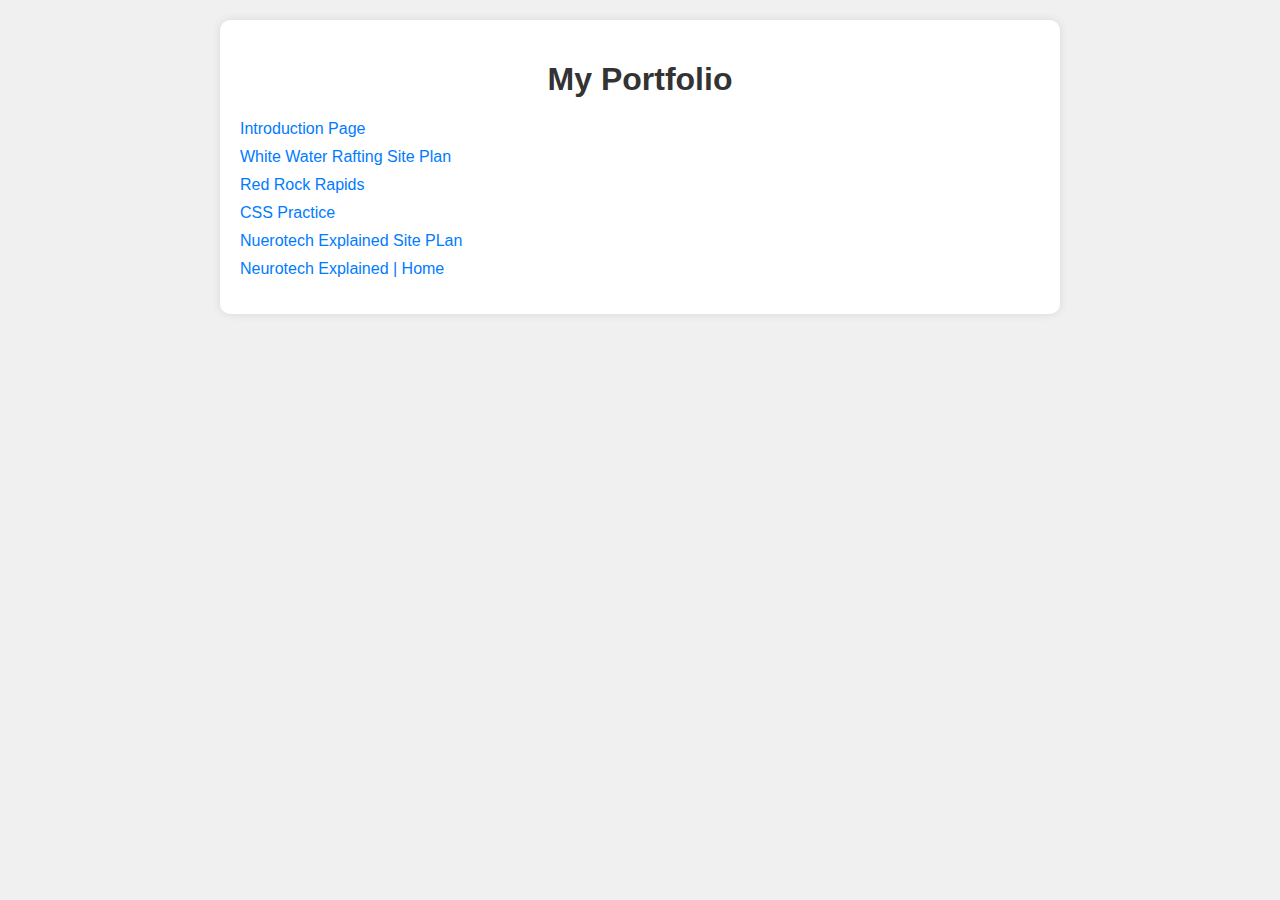
<file: index.html>
<!DOCTYPE html>
<html lang="en">
<head>
    <meta charset="UTF-8">
    <meta name="viewport" content="width=device-width, initial-scale=1.0">
    <title>My Portfolio</title>
    <style>
        body {
            font-family: Arial, sans-serif;
            margin: 0;
            padding: 0;
            background-color: #f0f0f0;
        }
        .container {
            max-width: 800px;
            margin: 20px auto;
            padding: 20px;
            background-color: #fff;
            border-radius: 10px;
            box-shadow: 0 0 10px rgba(0,0,0,0.1);
        }
        h1 {
            text-align: center;
            color: #333;
        }
        ul {
            list-style-type: none;
            padding: 0;
        }
        li {
            margin-bottom: 10px;
        }
        a {
            text-decoration: none;
            color: #007bff;
        }
        a:hover {
            text-decoration: underline;
        }
    </style>
</head>
<body>
    <div class="container">
        <h1>My Portfolio</h1>
        <ul>
            <li><a href="introduction/index.html">Introduction Page</a></li>
            <li><a href="wwr/site_plan_rafting.html">White Water Rafting Site Plan</a></li>
            <li><a href="wwr/index.html">Red Rock Rapids</a></li>
            <li><a href="CSS practice/positioning.html">CSS Practice</a></li>
            <li><a href="Personal Site Project/site-plan/site-plan.html">Nuerotech Explained Site PLan</a></li>
            <li><a href="Personal Site Project/index.html">Neurotech Explained | Home</a></li>
            <!-- Add more projects as needed -->
        </ul>
    </div>
</body>
</html>
</file>
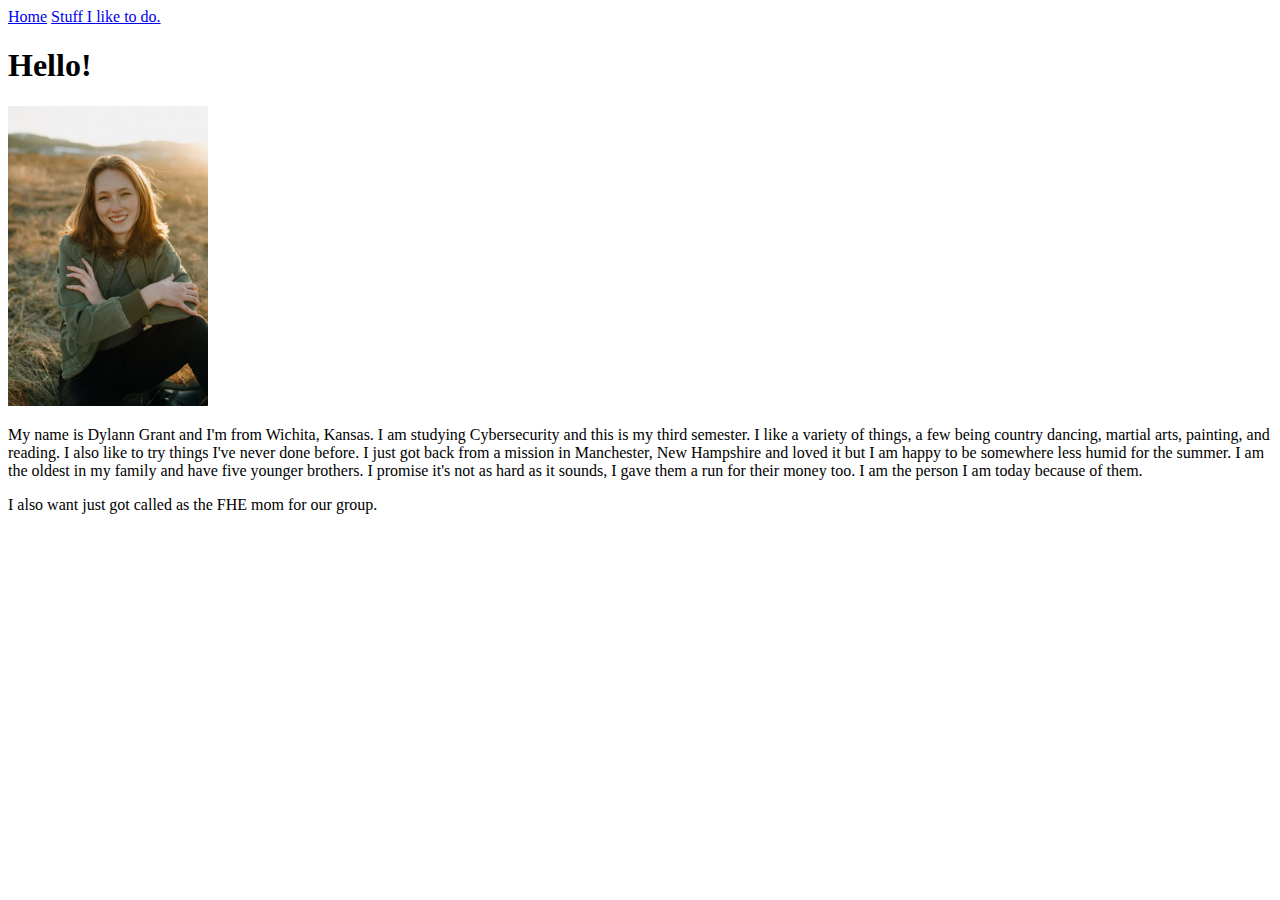
<file: introduction/index.html>
<!DOCTYPE html>
<html lang="en">
<head>
    <meta charset="UTF-8">
    <meta name="viewport" content="width=device-width, initial-scale=1.0">
    <link rel="stylesheet" href="styles.css">
    <title>Dylann Grant</title>
</head>
<body>

    <header>
    <nav> 
        <a href="#">Home</a>
        <a href="hobbies.html">Stuff I like to do.</a>
    </nav>
    </header>
     
    <h1>Hello!</h1>
    <img src="self_portrait.jpg" alt="my face">
    <p>My name is Dylann Grant and I'm from Wichita, Kansas. I am studying Cybersecurity and this is my third semester.
        I like a variety of things, a few being country dancing, martial arts, painting, and reading. I also like to try things
        I've never done before. I just got back from a mission in Manchester, New Hampshire and loved it but I am happy to be somewhere less humid
        for the summer. I am the oldest in my family and have five younger brothers. I promise it's not as hard as it sounds, I gave them a run for
        their money too. I am the person I am today because of them.</p>

    <p>I also want just got called as the FHE mom for our group.</p>

</body>
</html>
</file>
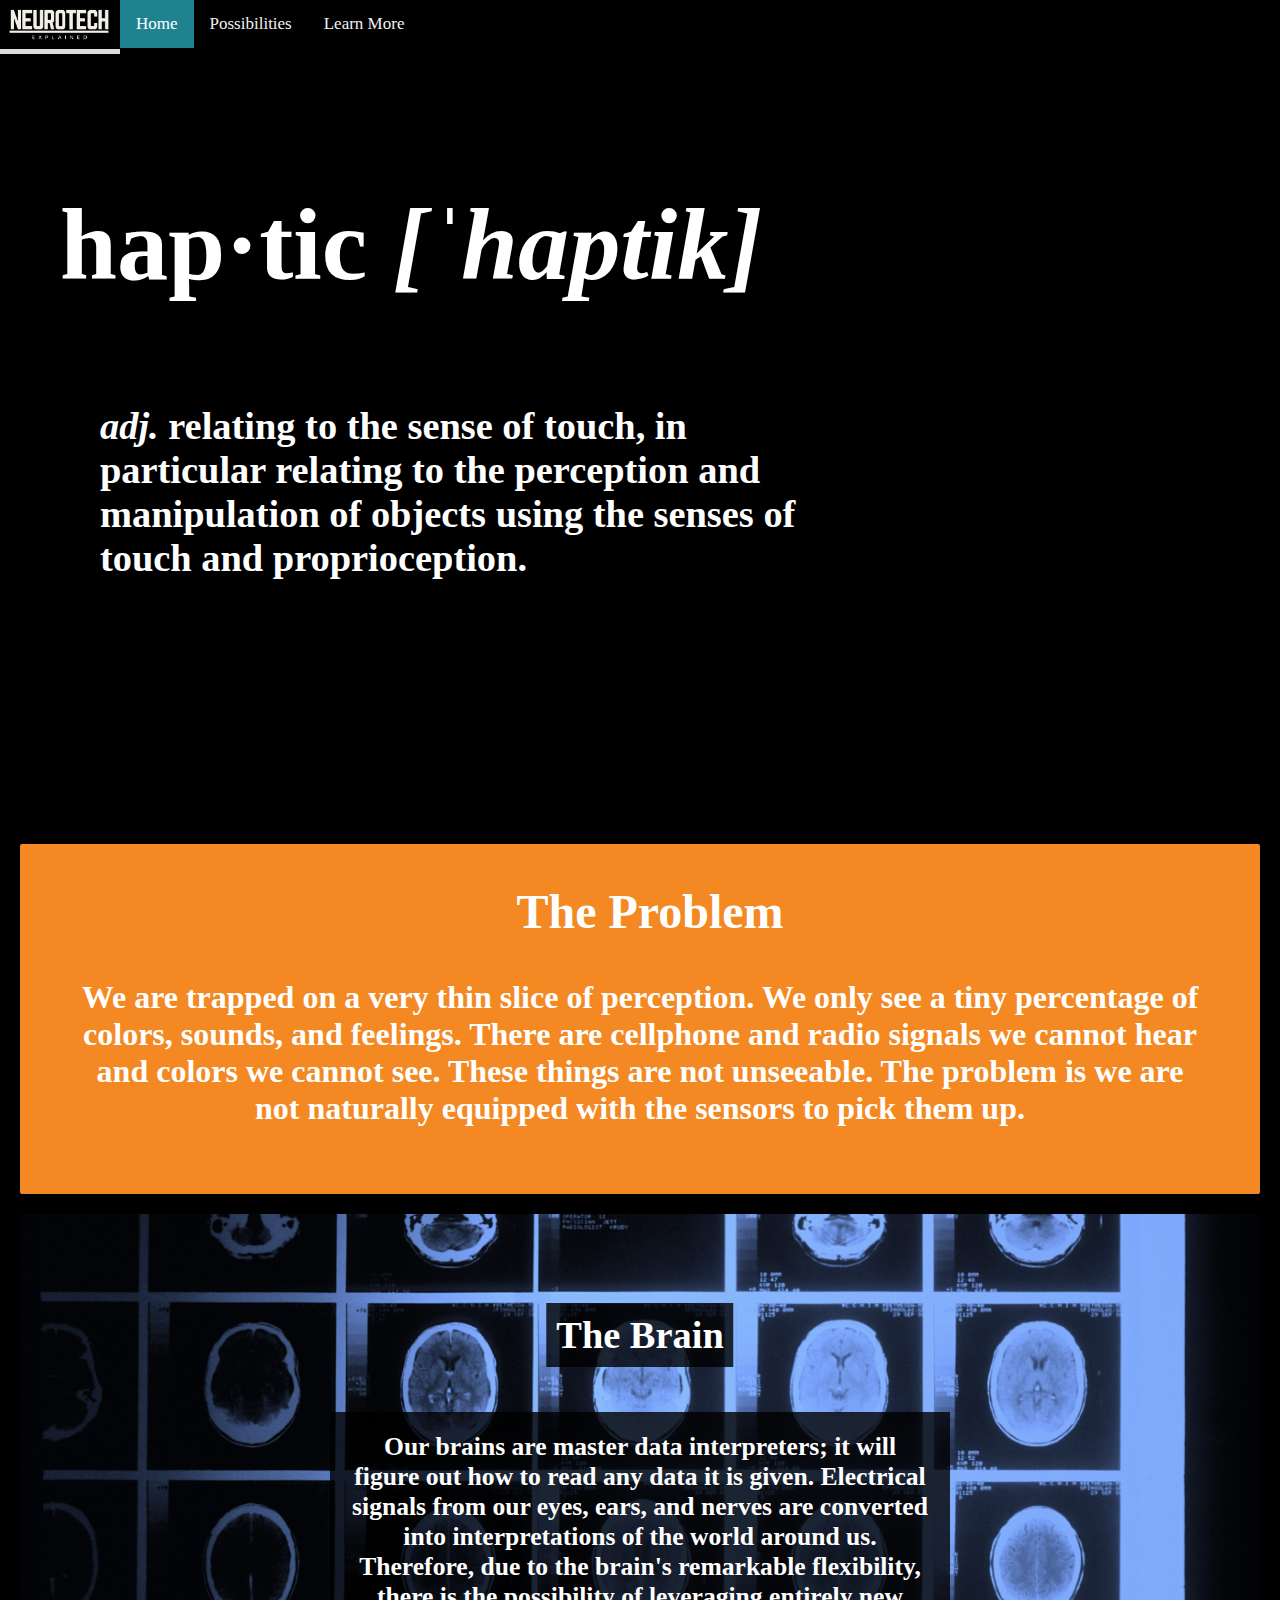
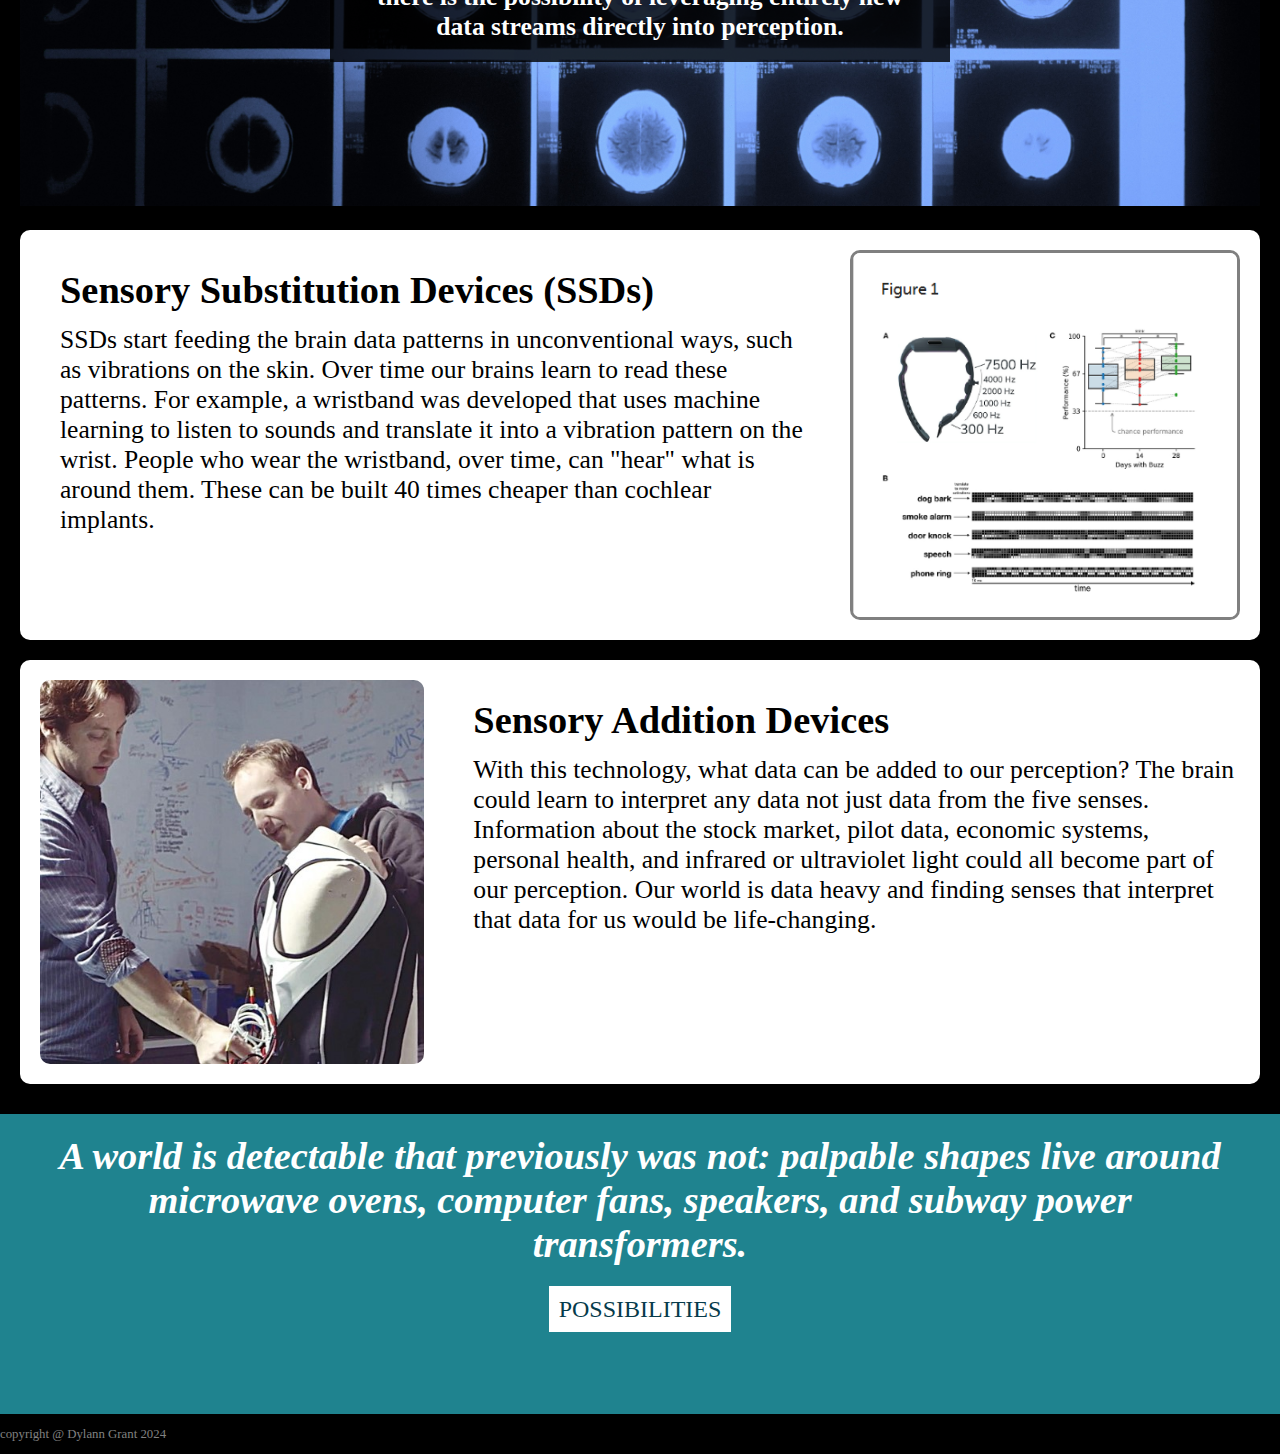
<file: Personal Site Project/index.html>
<!DOCTYPE html>
<html lang="en">
<head>
    <meta charset="UTF-8">
    <meta name="viewport" content="width=device-width, initial-scale=1.0">
    <link rel="stylesheet" href="https://cdnjs.cloudflare.com/ajax/libs/font-awesome/4.7.0/css/font-awesome.min.css">
    <link rel="stylesheet" href="styles.css">
    <title>Neurotech Explained | Home</title>
</head>
<body>

    <div class="topnav" id="myTopnav">
        <a class="logolink" href="index.html">
            <img id="logo" src="site-plan/images/logo-black.png" alt="neurotech explained logo">
        </a>
        <a href="index.html" class="active">Home</a>
        <a href="possibilities.html">Possibilities</a>
        <a href="learnmore.html">Learn More</a>
        <a href="javascript:void(0);" class="icon" onclick="myFunction()">
            <i class="fa fa-bars"></i></a>
    </div>
    <script src="navbar.js"></script>
    
    <div id="hero">
       <h1>hap·tic <i>[ˈhaptik]</i></h1> 
       <h3><i>adj.</i> relating to the sense of touch, in particular relating to the perception and manipulation of objects using the senses of touch and proprioception.</h3>
    </div>

    <div id="problem">
        <h2>The Problem</h2>
        <h3>We are trapped on a very thin slice of perception. We only see a tiny percentage of colors, sounds, and feelings. There are cellphone and radio signals we cannot hear and colors we cannot see. These things are not unseeable. The problem is we are not naturally equipped with the sensors to pick them up.</h3>
    </div>

    <div id="brain">
        <img src="site-plan/images/brain_scan.jpg" alt="brain pattern">
        <div class="content">
            <h2>The Brain</h2>
            <h3>Our brains are master data interpreters; it will figure out how to read any data it is given. Electrical signals from our eyes, ears, and nerves are converted into interpretations of the world around us. Therefore, due to the brain's remarkable flexibility, there is the possibility of leveraging entirely new data streams directly into perception.</i></h3>
        </div>
    </div>

    <div id="ssd">
        <h3>Sensory Substitution Devices (SSDs)</h3>
        <p>SSDs start feeding the brain data patterns in unconventional ways, such as vibrations on the skin. Over time our brains learn to read these patterns. For example, a wristband was developed that uses machine learning to listen to sounds and translate it into a vibration pattern on the wrist. People who wear the wristband, over time, can "hear" what is around them. These can be built 40 times cheaper than cochlear implants.</p>
        <img src="site-plan/images/watch_2.png" alt="">
    </div>

    <div id="sad">
        <img src="site-plan/images/vest.jpg" alt="">
        <h3>Sensory Addition Devices</h3>
        <p>With this technology, what data can be added to our perception? The brain could learn to interpret any data not just data from the five senses. Information about the stock market, pilot data, economic systems, personal health, and infrared or ultraviolet light could all become part of our perception. Our world is data heavy and finding senses that interpret that data for us would be life-changing.</p>
    </div>

    <div id="wrap">
        <h2><i>A world is detectable that previously was not: palpable shapes live around microwave ovens, computer fans, speakers, and subway power transformers.</i></h2>
        <a href="possibilities.html">POSSIBILITIES</a>
    </div>

    <footer>
        <p>copyright @ Dylann Grant 2024</p>
    </footer>
</body>
</html>
</file>
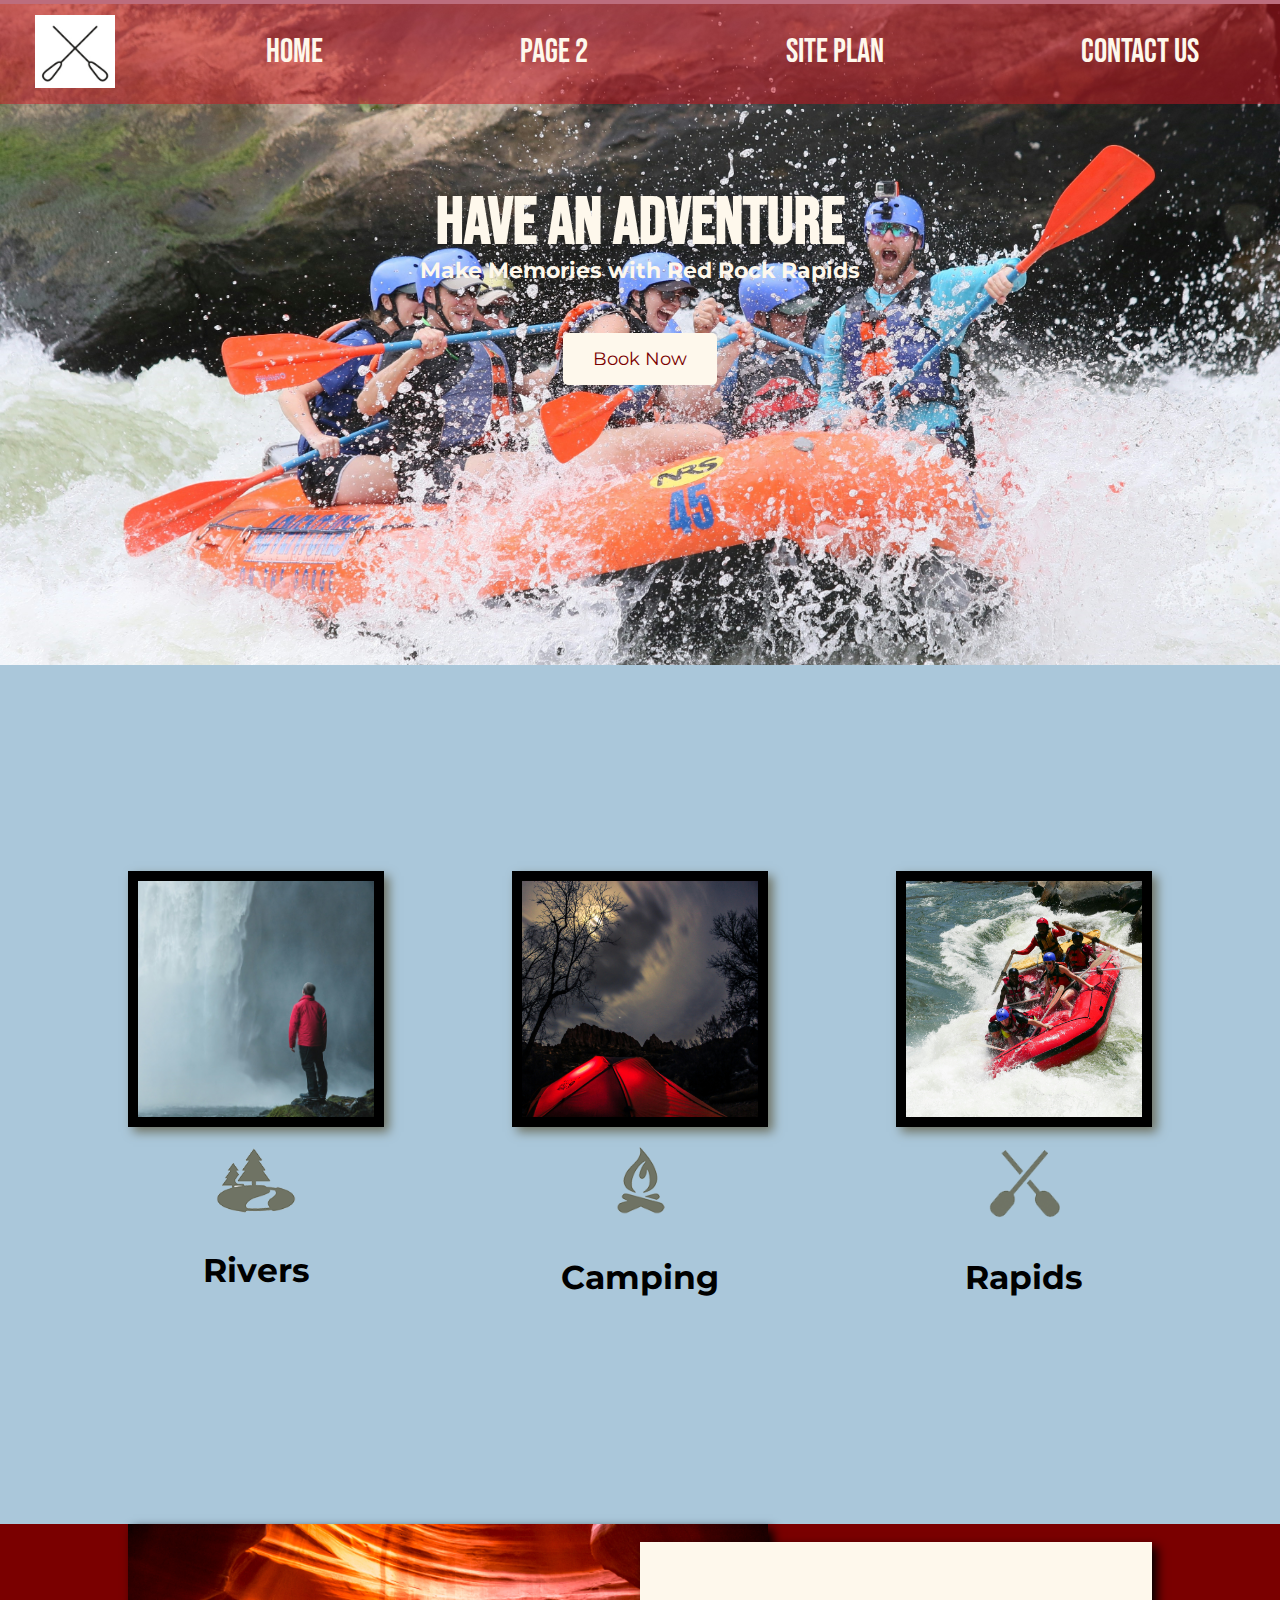
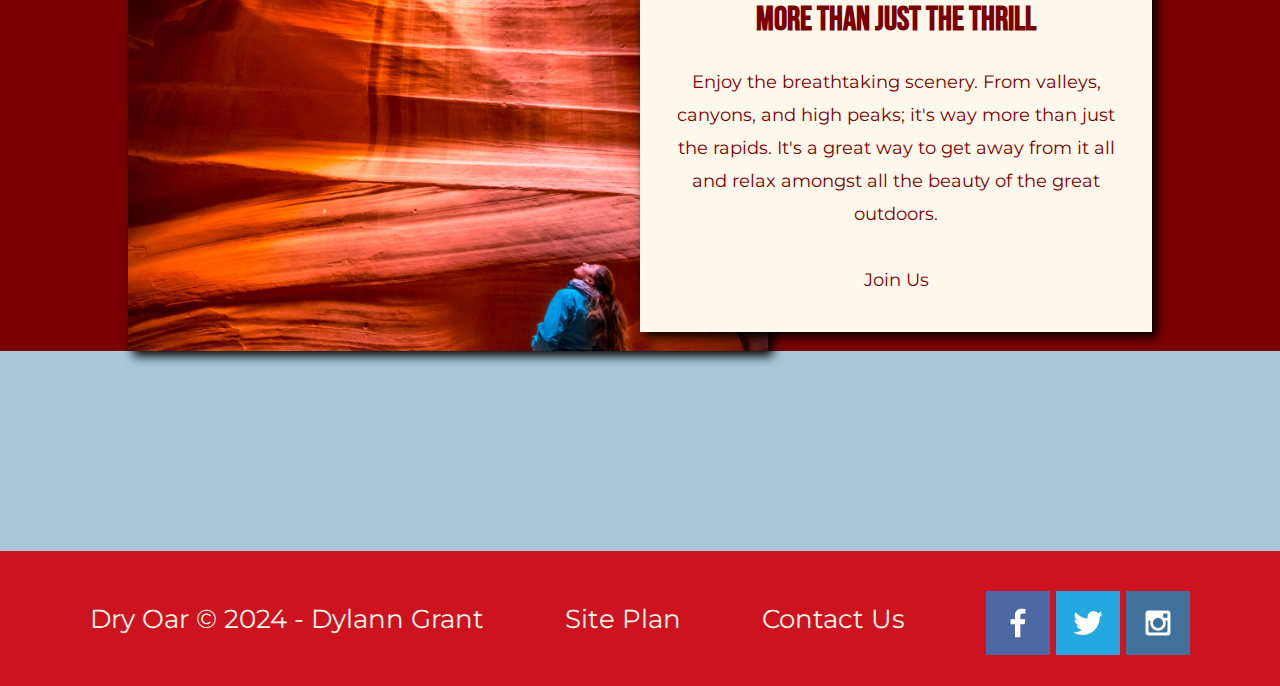
<file: wwr/index.html>
<!DOCTYPE html>
<html lang="en">
<head>
    <meta charset="UTF-8">
    <meta name="viewport" content="width=device-width, initial-scale=1.0">
    <link rel="stylesheet" href="styles/styles.css">
    <title>Red Rock Rapids | Home</title>
</head>
<body>
    <div id="content">

        <header>
            <a id="logo_link" href="index.html">
                <img class ="logo" src="images/oars2_200.png" alt="Red River Rapids Logo"> 
            </a>
            <nav>
                <a href="index.html">Home</a>
                <a href="#">Page 2</a>
                <a href="site_plan_rafting.html">Site Plan</a>
                <a href="contactus.html">Contact Us</a>
            </nav>
        </header>

        <div id="hero">
            <div id="hero-box">
                <img id="hero-img" src="images/hero.jpg" alt="People enjoying white water rafting">
            </div>
            <section id="hero-msg">
                <h1 class="home-title">Have An Adventure</h1>
                <h4>Make Memories with Red Rock Rapids </h4>
                <div class='button-box'>
                    <a class='book' href="contactus.html">Book Now</a>
                </div>
            </section>
        </div>

        <main class="home-grid">
            <section class="rivers-card">
                <img class="card-img" src="images/rivers.jpg" alt="man standing by waterfall">
                <img class="icon" src="images/river_icon.png" alt="river icon">
                <h2>Rivers</h2>
            </section>
            <section class="camping-card">
                <img class="card-img" src="images/camping.jpg" alt="tent in mountains">
                <img class="icon" src="images/fire_icon.png" alt="fire icon">
                <h2>Camping</h2>
            </section>
            <section class="rapids-card">
                <img class="card-img" src="images/rapids.jpg" alt="rafting boat">
                <img class="icon" src="images/oars.png" alt="oars icon">
                <h2>Rapids</h2>
            </section>
            <div id="background"></div> 
            <img class="canyons" src="images/redcanyon.jpg" alt="girl in a canyon">
            <section class="msg">
                <h2>More Than Just The Thrill</h2>
                <p>Enjoy the breathtaking scenery. From valleys, canyons, and high peaks; it's way more than just the rapids. It's a great way to get away from it all and relax amongst all the beauty of the great outdoors. </p>
                <a class='join' href="rivers.html">Join Us</a>
            </section>
        </main>
        
        <footer>
            <p>Dry Oar &copy; 2024 - Dylann Grant</p>
            <p><a href="site-plan-rafting.html">Site Plan</a></p>
            <p><a href="contactus.html">Contact Us</a></p>
            <div class="social">
                <a href="https://facebook.com" target="_blank">
                    <img src="images/facebook.png" alt="fb icon">
                </a>
                <a href="https://twitter.com" target="_blank">
                    <img src="images/twitter.png" alt="twitter icon">
                </a>
                <a href="https://instagram.com" target="_blank">
                    <img src="images/instagram.png" alt="instagram icon">
                </a>
            </div>
        </footer>

    </div>
</body>
</html>
</file>
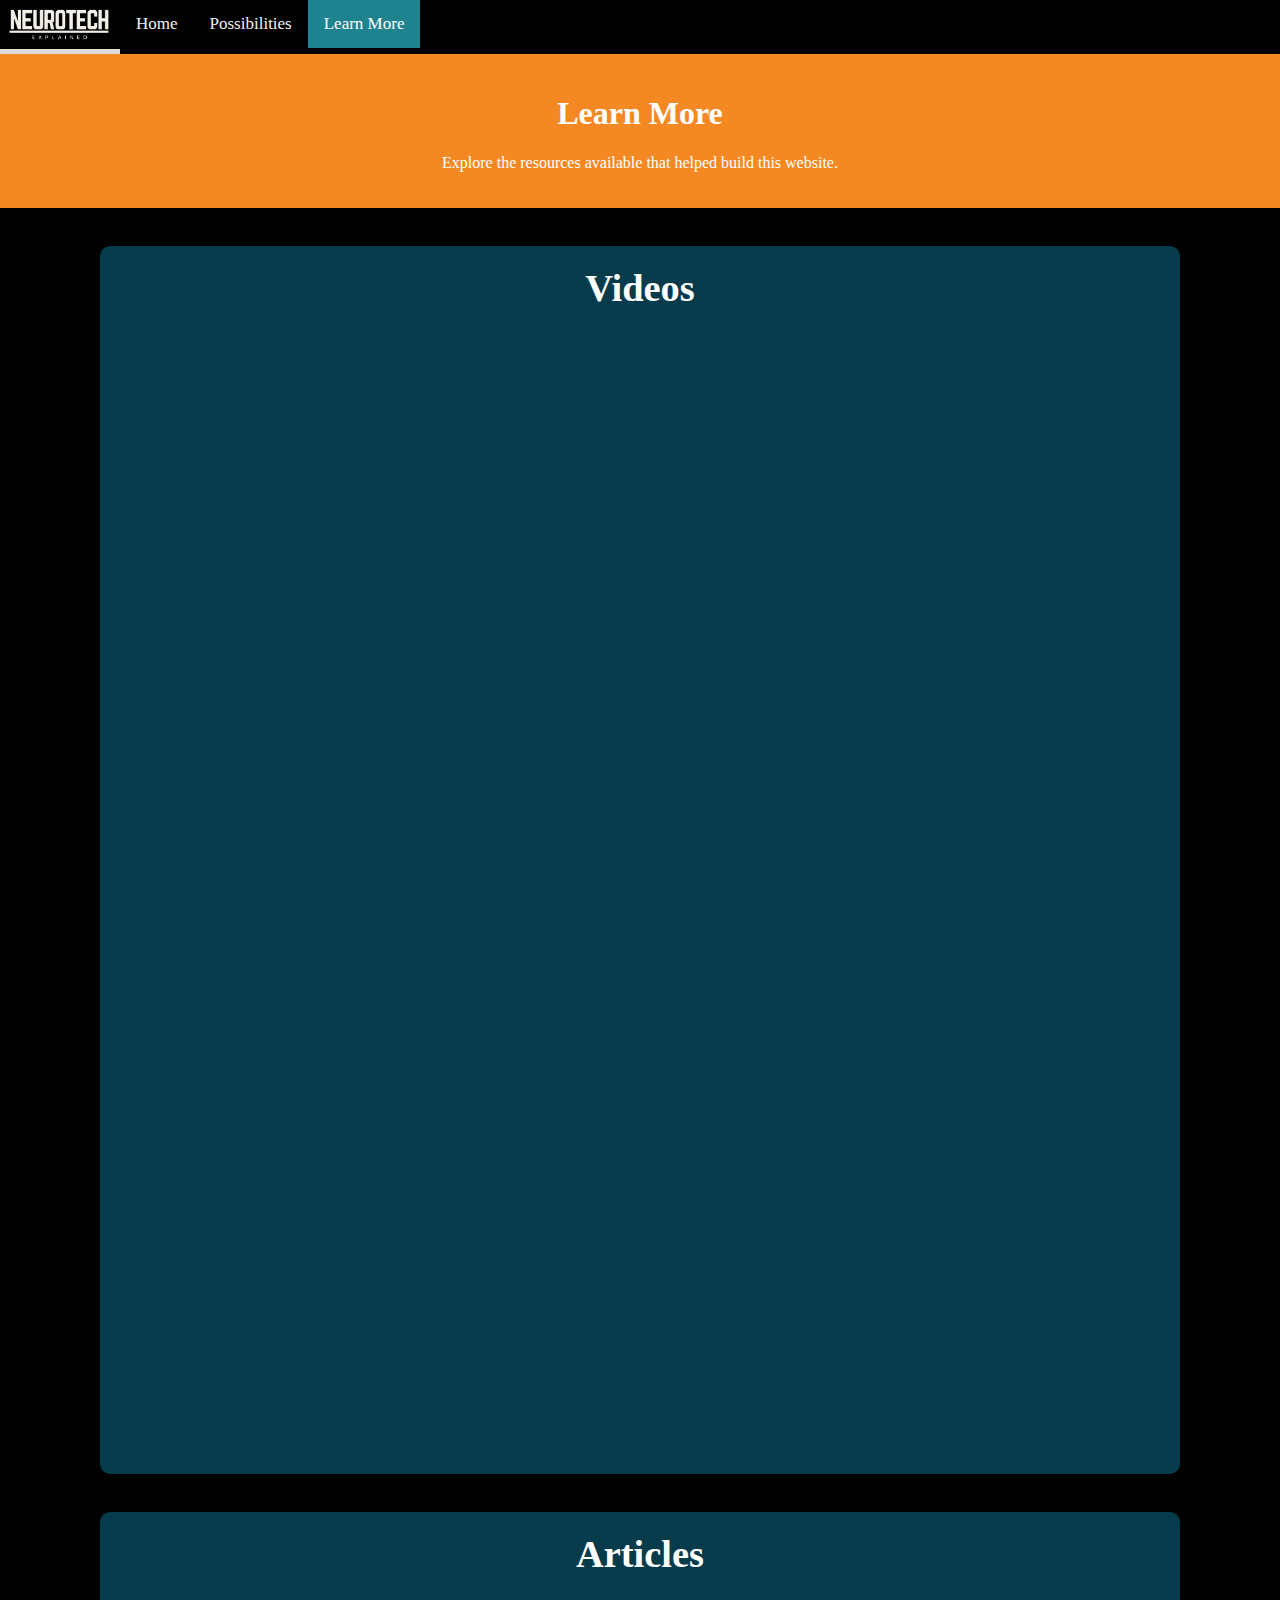
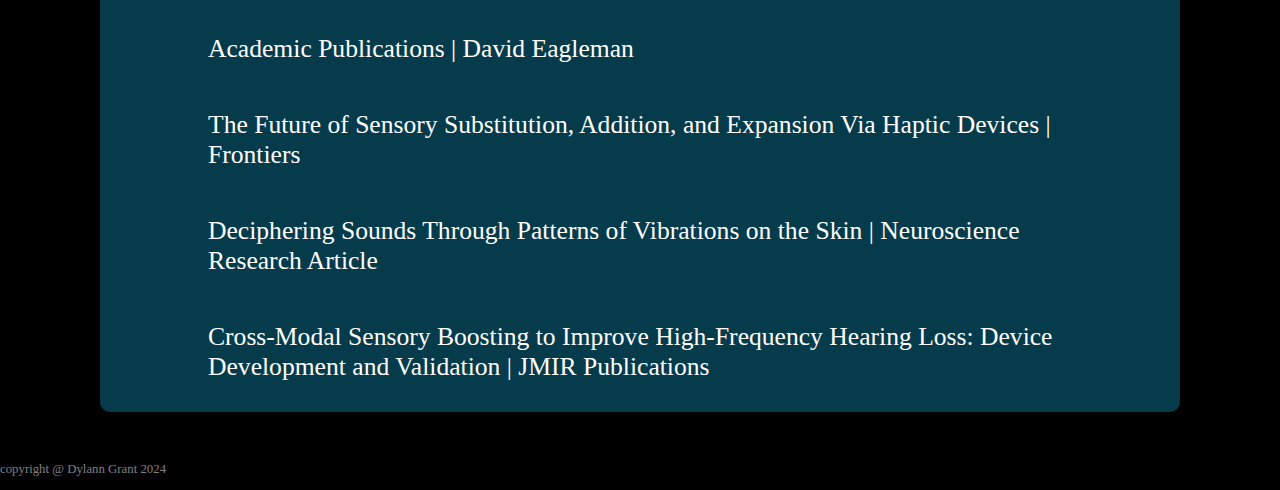
<file: Personal Site Project/learnmore.html>
<!DOCTYPE html>
<html lang="en">
<head>
    <meta charset="UTF-8">
    <meta name="viewport" content="width=device-width, initial-scale=1.0">
    <link rel="stylesheet" href="learnmore.css">
    <title>Nuerotech Explained | Learn More</title>
</head>
<body>
    <div class="topnav" id="myTopnav">
        <a class="logolink" href="index.html">
            <img id="logo" src="site-plan/images/logo-black.png" alt="neurotech explained logo">
        </a>
        <a href="index.html">Home</a>
        <a href="possibilities.html">Possibilities</a>
        <a href="learn" class="active">Learn More</a>
        <a href="javascript:void(0);" class="icon" onclick="myFunction()">
            <i class="fa fa-bars"></i></a>
    </div>
    <script src="navbar.js"></script>

    <div id="intro">
        <h1>Learn More</h1>
        <p>Explore the resources available that helped build this website.</p>
    </div>

    <div id="videos">
        <h3>Videos</h3>
        <iframe src="https://www.youtube.com/embed/4c1lqFXHvqI?si=PPy3JY949mKif5k_" title="YouTube video player" frameborder="0" allow="accelerometer; autoplay; clipboard-write; encrypted-media; gyroscope; picture-in-picture; web-share" referrerpolicy="strict-origin-when-cross-origin" allowfullscreen></iframe>

        <iframe src="https://www.youtube.com/embed/dDZ7uJ1Cx5E?si=5WRbL-bIecvQR8mJ" title="YouTube video player" frameborder="0" allow="accelerometer; autoplay; clipboard-write; encrypted-media; gyroscope; picture-in-picture; web-share" referrerpolicy="strict-origin-when-cross-origin" allowfullscreen></iframe>

        <iframe src="https://www.youtube.com/embed/uPnHzQ7qJ2Y?si=DXhMxlEr8P7JM3Vb" title="YouTube video player" frameborder="0" allow="accelerometer; autoplay; clipboard-write; encrypted-media; gyroscope; picture-in-picture; web-share" referrerpolicy="strict-origin-when-cross-origin" allowfullscreen></iframe>
    </div>

    <div id="articles">
        <h3>Articles</h3>
        <p><a href="https://eagleman.com/academic-publications/">Academic Publications | David Eagleman</a></p>
        <p><a href="https://www.frontiersin.org/journals/human-neuroscience/articles/10.3389/fnhum.2022.1055546/full">The Future of Sensory Substitution, Addition, and Expansion Via Haptic Devices | Frontiers</a></p>
        <p><a href="https://eagleman.com/papers/Perrottaetal2021_DecipheringSounds_Neuroscience.pdf">Deciphering Sounds Through Patterns of Vibrations on the Skin | Neuroscience Research Article</a></p>
        <p><a href="https://xmed.jmir.org/2024/1/e49969">Cross-Modal Sensory Boosting to Improve High-Frequency Hearing Loss: Device Development and Validation | JMIR Publications</a></p>
    </div>

    <footer>
        <p>copyright @ Dylann Grant 2024</p>
    </footer>

</body>
</html>
</file>
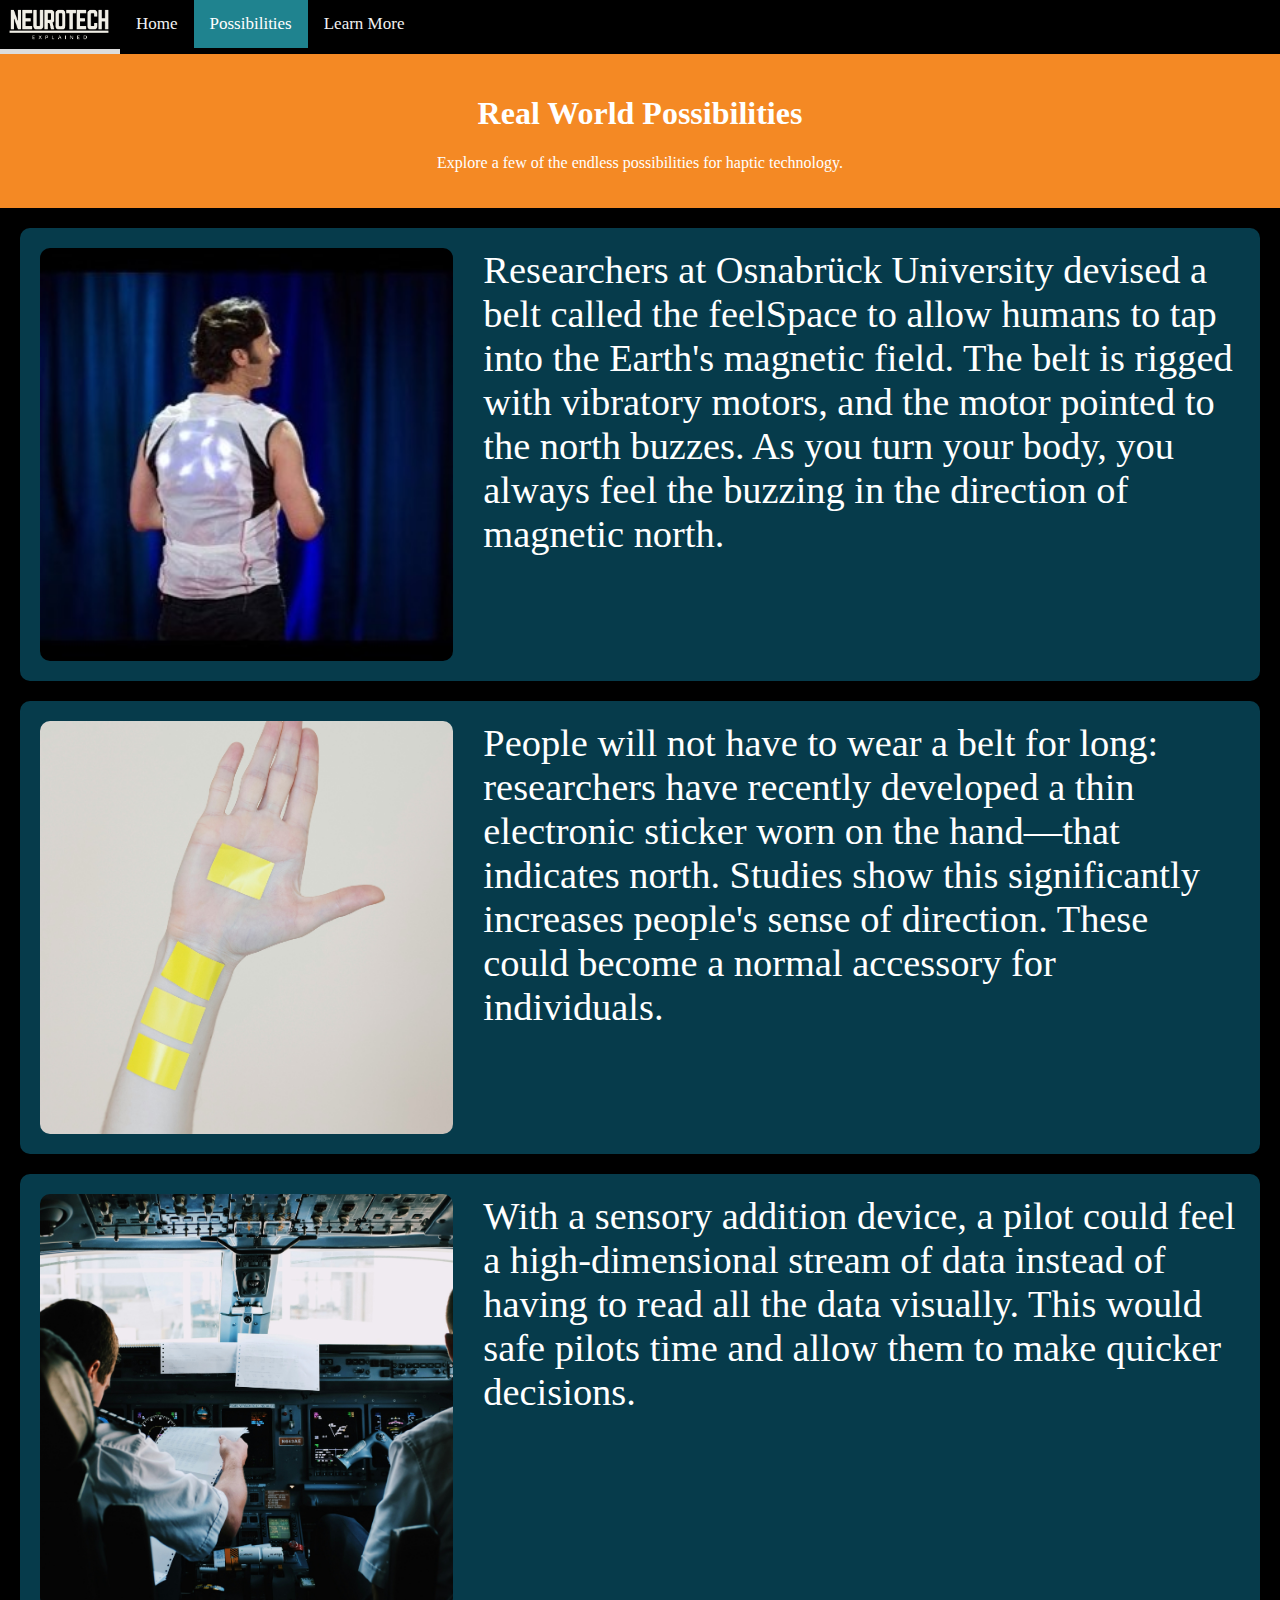
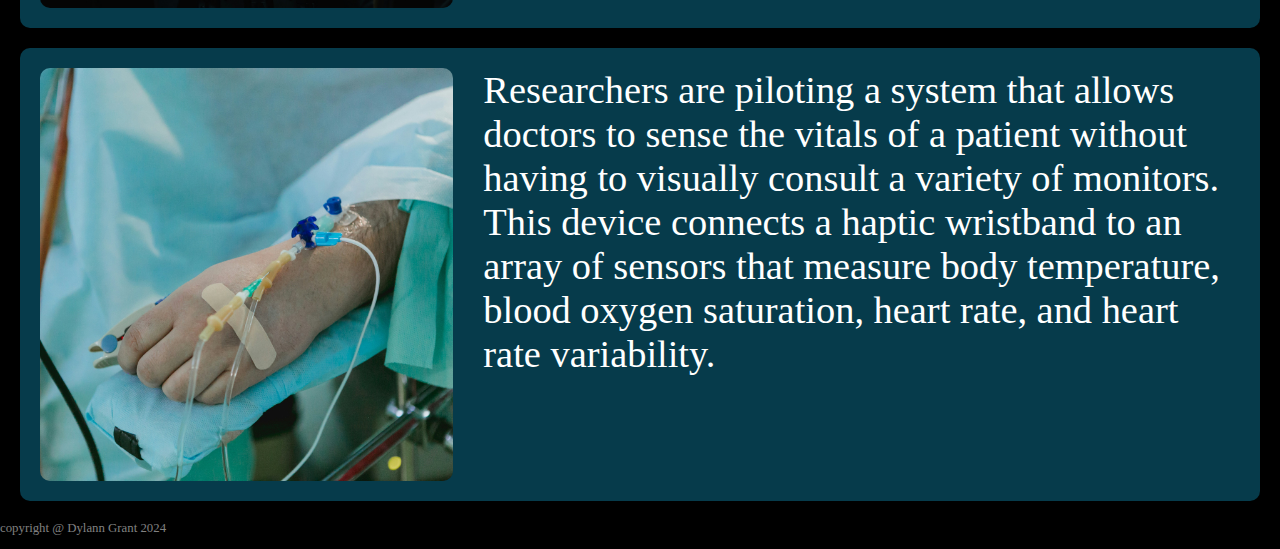
<file: Personal Site Project/possibilities.html>
<!DOCTYPE html>
<html lang="en">
<head>
    <meta charset="UTF-8">
    <meta name="viewport" content="width=device-width, initial-scale=1.0">
    <link rel="stylesheet" href="possibilities.css">
    <title>Nuerotech Explained | Possibilities</title>
</head>
<body>
    <div class="topnav" id="myTopnav">
        <a class="logolink" href="index.html"> 
            <img id="logo" src="site-plan/images/logo-black.png" alt="neurotech explained logo">
        </a>
        <a href="index.html">Home</a>
        <a href="possibilities.html" class="active">Possibilities</a>
        <a href="learnmore.html">Learn More</a>
        <a href="javascript:void(0);" class="icon" onclick="myFunction()">
            <i class="fa fa-bars"></i></a>
    </div>
    <script src="navbar.js"></script>

    <div id="intro">
        <h1>Real World Possibilities</h1>
        <p>Explore a few of the endless possibilities for haptic technology.</p>
    </div>

    <div class="card">
        <img src="site-plan/images/vest-2.jpg" alt="researchers working on a vest image">
        <p>Researchers at Osnabrück University devised a belt called the feelSpace to allow humans to tap into the Earth's magnetic field. The belt is rigged with vibratory motors, and the motor pointed to the north buzzes. As you turn your body, you always feel the buzzing in the direction of magnetic north. </p>
    </div>

    <div class="card">
        <img src="site-plan/images/stickers.jpg" alt="stickers on hand image">
        <p>People will not have to wear a belt for long: researchers have recently developed a thin electronic sticker worn on the hand—that indicates north. Studies show this significantly increases people's sense of direction. These could become a normal accessory for individuals.</p>
    </div>

    <div class="card">
        <img src="site-plan/images/pilot.jpg" alt="pilot image">
        <p>With a sensory addition device, a pilot could feel a high-dimensional stream of data instead of having to read all the data visually. This would safe pilots time and allow them to make quicker decisions.</p>
    </div>

    <div class="card">
        <img src="site-plan/images/patient.jpg" alt="patient's hand image">
        <p>Researchers are piloting a system that allows doctors to sense the vitals of a patient without having to visually consult a variety of monitors. This device connects a haptic wristband to an array of sensors that measure body temperature, blood oxygen saturation, heart rate, and heart rate variability. </p>
    </div>

    <footer>
        <p>copyright @ Dylann Grant 2024</p>
    </footer>
    
</body>
</html>
</file>
<file: introduction/styles.css>
img {
    height: 300px;
}
</file>
<file: Personal Site Project/styles.css>
@import url('https://fonts.googleapis.com/css?family=IM+Fell+French+Canon+SC|Lato');

/*the whole page*/
body {
    background-color: black;
    color: white;
    font-family: Lora;
    margin: 0px;
}

/*nav bar*/
#logo {
    width: 120px;
    padding: 0px;
}

.topnav a.logolink {
    padding: 0;
}

/* Add a black background color to the top navigation */
.topnav {
    background-color: black;
    overflow: hidden;
}
  
  /* Style the links inside the navigation bar */
  .topnav a {
    float: left;
    display: block;
    color: #f2f2f2;
    text-align: center;
    padding: 14px 16px;
    text-decoration: none;
    font-size: 17px;
  }
  
  /* Change the color of links on hover */
  .topnav a:hover {
    background-color: #ddd;
    color: black;
  }
  
  /* Add an active class to highlight the current page */
  .topnav a.active {
    background-color: #1F838F;
    color: white;
  }
  
  /* Hide the link that should open and close the topnav on small screens */
  .topnav .icon {
    display: none;
  }

  /* When the screen is less than 600 pixels wide, hide all links, except for the first one ("Home"). Show the link that contains should open and close the topnav (.icon) */
@media screen and (max-width: 600px) {
    .topnav a:not(:first-child) {display: none;}
    .topnav a.icon {
      float: right;
      display: block;
    }
  }
  
  /* The "responsive" class is added to the topnav with JavaScript when the user clicks on the icon. This class makes the topnav look good on small screens (display the links vertically instead of horizontally) */
  @media screen and (max-width: 600px) {
    .topnav.responsive {position: relative;}
    .topnav.responsive a.icon {
      position: absolute;
      right: 0;
      top: 0;
    }
    .topnav.responsive a {
      float: none;
      display: block;
      text-align: left;
    }
  }

/*hero haptic definition*/
#hero {
    height: 750px;
    display: grid;
    grid-template-columns: 2fr 1fr;
}

#hero h1 {
    font-size: 8vw;
    padding: 30px 20px 0px 60px;
    margin: 0px;
    text-align: left;
    align-content: center;
    grid-column: 1/2;
    grid-row: 1/2;
}

#hero h3 {
    font-size: 3vw;
    padding: 0px 20px 20px 100px;
    margin: 0;
    grid-column: 1/2;
    grid-row: 2/3;
}

/*The Problem*/
#problem {
    height: 350px;
    background-color: #F48924;
    text-align: center;
    margin: 20px;
    border-radius: 2px;
}

#problem h2 {
    font-size: 3em;
    text-align: center;
    padding: 40px 0px 0px 20px;
}

#problem h3 {
    font-size: 2.5vw;
    padding-left: 60px;
    padding-right: 60px;
}

/*The Brain*/
#brain {
    position: relative;
    text-align: center;
    margin: 20px;
}

#brain img {
    width: 100%;
}

#brain h2 {
    position: absolute;
    top: 15%;
    left: 50%;
    transform: translate(-50%, -50%);
  
    font-size: 3vw;
    padding: 10px;

    background: rgb(0, 0, 0); /* Fallback color */
    background: rgba(0, 0, 0, .8); /* Black background with 0.5 opacity */
}

#brain h3 {
    position: absolute;
    top: 50%;
    left: 50%;
    transform: translate(-50%, -50%);
  
    font-size: 2vw;
    padding: 20px;

    background: rgb(0, 0, 0); /* Fallback color */
    background: rgba(0, 0, 0, 0.8); /* Black background with 0.5 opacity */
}

/*substitution box*/

#ssd {
    display: grid;
    grid-template-columns: 2fr 1fr;
    margin: 20px;
    background-color: white;
    color: black;
    border-radius: 10px;
}

#ssd h3 {
    grid-column: 1/2;
    grid-row: 1/2;
    padding: 0px 20px 20px 40px;
    font-size: 3vw;
}

#ssd p {
    grid-column: 1/2;
    grid-row: 1/2;
    padding: 70px 20px 20px 40px;
    font-size: 2vw;
}

#ssd img {
    grid-column: 2/3;
    grid-row: 1/2;

    height: auto;
    width: 30vw;

    border-radius: 10px;
    border: 3px solid grey;
    margin: 20px;
}

/*addition box*/
#sad {
    display: grid;
    grid-template-columns: 1fr 2fr;
    margin: 20px;
    background-color: white;
    color: black;
    border-radius: 10px;
}

#sad img {
    grid-column: 1/2;
    grid-row: 1/2;

    max-width: 100%;
    height: auto;
    width: 30vw;

    margin: 20px;
    border-radius: 10px;
}

#sad h3 {
    grid-column: 2/3;
    grid-row: 1/2;
    padding: 0px 20px 20px 40px;
    font-size: 3vw;
}

#sad p {
    grid-column: 2/3;
    grid-row: 1/2;
    padding: 70px 20px 20px 40px;
    font-size: 2vw;
}

/*wrap up box*/
#wrap {
    background-color: #1F838F;
    height: 300px;
    text-align: center;
    position: relative;
}

#wrap h2 {
    font-size: 3vw;
    padding: 20px 20px 0px 20px;
    margin: 30px;
}

#wrap a {
    text-decoration: none;
    font-size: 1.5em;
    color: #063B4B;
    background-color: white;
    padding: 10px;
}

#wrap a:hover {
    background-color: black;
}

/**/
footer p{
    font-size: .8em;
    color: grey;
}
</file>
<file: wwr/styles/styles.css>
@import url('https://fonts.googleapis.com/css2?family=Bebas+Neue&family=Montserrat:ital,wght@0,100..900;1,100..900&display=swap');
div {
    max-width: 1600px;
}

#content {
    margin: 0 auto;
}

main section img {
    box-sizing: border-box;
}

/* navagation bar */
header {
    background-color: rgba(205, 19, 31, 0.5);
    display: grid;
    grid-template-columns: 150px auto;
}

nav {
    display: flex;
    justify-content: space-around;
}

nav a {
    text-align: center;
    text-decoration: none;
    background-color: rgba(205, 19, 31, 0);
    color: #FEF8EC;
    font-size: 1.5em;  

    display: inline;
    font-family: 'Bebas Neue', Helvetica, sans-serif;
    padding-left: 35px;
    margin: auto; 
}

nav a:hover {
    background-color: rgba(205, 19, 31, 0);
    color: #7A0000;
}

.logo {
    width: 80px;
    padding: 10px;
}

#logo_link {
    padding-top: 5px;
    justify-self: center;
    align-self: center;
}

/*hero image*/
#hero {
    display: grid;
    grid-template-columns: 1fr 3fr 1fr;
    margin-top: -100px;
}

#hero-box {
    grid-column: 1/4;
    grid-row: 1/3;
    z-index: -1;
}

#hero-msg {
    grid-column: 2/3;
    grid-row: 1/2;
    margin-top: 100px;
}

#hero-msg h1, #hero-msg h4 {
    text-align: center;
}

#hero-img {
    width: 100%;
}

.home-title {
    color: #FEF8EC;
    font-family: 'bebas neue', Helvetica, sans-serif;
    font-size: 3em;
    margin-top: 80px;
}

h4 {
    color: #FEF8EC;
    font-size: 1em;
    margin-top: -50px;
    margin-bottom: 50px;
}

/*buttons*/
.button-box {
    text-align: center;
    padding: 10px;
    margin: 10px;
}

.book, .join {
    background-color: #FEF8EC;
    color: #7A0000;
    text-decoration: none;
    font-size: 18px;
    padding: 15px 30px;
    margin-top: 50px;
    border-radius: 5px;
}

.book:hover, .join:hover {
    background-color: #CD131F;
    color: #7A0000;
}

/*body of page*/

.home-grid {
    display: grid;
    grid-template-columns: repeat(10, 1fr);
}

body {
    background-color: #AAC7DA;
    font-family: Montserrat, Helvetica, sans-serif;
    font-size: 22px;
    margin: 0;
    padding: 0;
}

main section {
    text-align: center;
}

/*icons*/
.icon {
    width: 80px;
    padding-top: 10px;
}

.card-img {
    width: 100%;
    border: 10px solid black;
    box-shadow: 5px 5px 10px #6f7364;
}

.card-img:hover {
    opacity: .6;
    transform: scale(1.1);
}

.rivers-card {
    margin: 200px 0;
    grid-column: 2/4;
    grid-row: 2/3;
}

.camping-card {
    margin: 200px 0;
    grid-column: 5/7;
    grid-row: 2/3;
}

.rapids-card {
    margin: 200px 0;
    grid-column: 8/10;
    grid-row: 2/3;
}

/*canyon picture and text*/
.canyons {
    width: 100%;
    grid-column: 2/7;
    grid-row: 5/8;
    box-shadow: 5px 5px 10px black;
}

.msg {
    background-color: #FEF8EC;
    line-height: 1.5em;
    padding: 35px;
    grid-column: 6/10;
    grid-row: 6/7;
    box-shadow: 5px 5px 10px black;
}

#background {
    height: 100%;
    background-color: #7A0000;
    grid-column: 1/11;
    grid-row: 4/9;
}

.msg h2 {
    color: #7A0000;
    font-family: 'bebas neue', Helvetica, sans-serif;
}

.msg p {
    color: #7A0000;
    font-size: .8em;
    padding-bottom: 15px;
}

/*footer*/
footer {
    background-color: #CD131F;
    color: #FEF8EC;
    padding: 25px 50px;
    margin-top: 200px;
    display: flex;
    justify-content: space-around;
    align-items: center;
}

footer a {
    color: #FEF8EC;
    text-decoration: none;
}

footer a:hover {
    color: #7A0000;
}

footer p {
    font-size: 1.2em;
}

footer p a:hover {
    text-decoration: underline;
}

footer .social img {
    padding-top: 15px;
}

@media screen and (max-width: 900px) {
    #hero, .home-grid {
        display: block;
        height: auto;
    }
    nav, footer {
        flex-direction: column;
    }
    nav a {
        display: block;
        padding: 15px;
    }
    #hero {
        margin-top: 0;
    }
    #hero-msg {
        margin-top: 0;
    }
    #hero-msg h4 {
        display: none;
    }
    #hero-msg h1 {
        color: #6f7364;
    }
    .home-title {
        font-size: 25px;
    }
    .rivers-card, .camping-card, .rapids-card { 
        margin: 50px auto;
        width: 60%;
    }
    #background {
        display: none;
    }
    .mountains, .msg {
        width: 80%;
        display: block;
        margin: 0 auto;
    }
    footer {
        margin-top: 25px;
    }
}
</file>
<file: Personal Site Project/learnmore.css>
@import url('https://fonts.googleapis.com/css?family=IM+Fell+French+Canon+SC|Lato');

/*the whole page*/
body {
    background-color: black;
    color: white;
    font-family: Lora;
    margin: 0px;
}

/*nav bar*/
#logo {
  width: 120px;
  padding: 0px;
}

.topnav a.logolink {
  padding: 0;
}

/* Add a black background color to the top navigation */
.topnav {
  background-color: black;
  overflow: hidden;
}

/* Style the links inside the navigation bar */
.topnav a {
  float: left;
  display: block;
  color: #f2f2f2;
  text-align: center;
  padding: 14px 16px;
  text-decoration: none;
  font-size: 17px;
}

/* Change the color of links on hover */
.topnav a:hover {
  background-color: #ddd;
  color: black;
}

/* Add an active class to highlight the current page */
.topnav a.active {
  background-color: #1F838F;
  color: white;
}

/* Hide the link that should open and close the topnav on small screens */
.topnav .icon {
  display: none;
}

/* When the screen is less than 600 pixels wide, hide all links, except for the first one ("Home"). Show the link that contains should open and close the topnav (.icon) */
@media screen and (max-width: 600px) {
  .topnav a:not(:first-child) {display: none;}
  .topnav a.icon {
    float: right;
    display: block;
  }
}

/* The "responsive" class is added to the topnav with JavaScript when the user clicks on the icon. This class makes the topnav look good on small screens (display the links vertically instead of horizontally) */
@media screen and (max-width: 600px) {
  .topnav.responsive {position: relative;}
  .topnav.responsive a.icon {
    position: absolute;
    right: 0;
    top: 0;
  }
  .topnav.responsive a {
    float: none;
    display: block;
    text-align: left;
  }
}

/*otange intro box*/
#intro {
  background-color: #F48924;
  text-align: center;
  padding: 20px;
}

/*videos*/
#videos {
  background-color: #063B4B;
  margin-left: 100px;
  margin-right: 100px;
  border-radius: 10px;
}

#videos h3 {
  font-size: 3vw;
  text-align: center;
  padding-top: 20px;
}

#videos iframe {
  display: block;
  margin: auto;
  width: 560px;
  height: 315px;
  padding: 30px;
}

/*articles*/
#articles {
  background-color: #063B4B;
  margin-left: 100px;
  margin-right: 100px;
  margin-bottom: 50px;
  border-radius: 10px;
}

#articles h3 {
  font-size: 3vw;
  text-align: center;
  padding: 20px;
}

#articles p {
  padding-left: 10%;
  padding-right: 10%;
  padding-bottom: 30px;
}

#articles a {
  text-decoration: none;
  color: white;
  font-size: 2vw;
}

#articles a:hover {
  color: #1F838F;
}

/*footer*/
footer p{
  font-size: .8em;
  color: grey;
}



@media screen and (max-width: 900px) {
  #videos {
    margin: 0;
  }

  #articles {
    margin: 0;
  }
}
</file>
<file: Personal Site Project/possibilities.css>
@import url('https://fonts.googleapis.com/css?family=IM+Fell+French+Canon+SC|Lato');

/*the whole page*/
body {
    background-color: black;
    color: white;
    font-family: Lora;
    margin: 0px;
}

/*nav bar*/
#logo {
  width: 120px;
  padding: 0px;
}

.topnav a.logolink {
  padding: 0;
}

/* Add a black background color to the top navigation */
.topnav {
  background-color: black;
  overflow: hidden;
}

/* Style the links inside the navigation bar */
.topnav a {
  float: left;
  display: block;
  color: #f2f2f2;
  text-align: center;
  padding: 14px 16px;
  text-decoration: none;
  font-size: 17px;
}

/* Change the color of links on hover */
.topnav a:hover {
  background-color: #ddd;
  color: black;
}

/* Add an active class to highlight the current page */
.topnav a.active {
  background-color: #1F838F;
  color: white;
}

/* Hide the link that should open and close the topnav on small screens */
.topnav .icon {
  display: none;
}

/* When the screen is less than 600 pixels wide, hide all links, except for the first one ("Home"). Show the link that contains should open and close the topnav (.icon) */
@media screen and (max-width: 600px) {
  .topnav a:not(:first-child) {display: none;}
  .topnav a.icon {
    float: right;
    display: block;
  }
}

/* The "responsive" class is added to the topnav with JavaScript when the user clicks on the icon. This class makes the topnav look good on small screens (display the links vertically instead of horizontally) */
@media screen and (max-width: 600px) {
  .topnav.responsive {position: relative;}
  .topnav.responsive a.icon {
    position: absolute;
    right: 0;
    top: 0;
  }
  .topnav.responsive a {
    float: none;
    display: block;
    text-align: left;
  }
}

/*hero intro*/
#intro {
  background-color: #F48924;
  text-align: center;
  padding: 20px;
}

/*card possibilities*/
.card {
  display: grid;
  grid-template-columns: 1fr 2fr;
  background-color: #063B4B;
  margin: 20px;
  border-radius: 10px;
}

.card img {
  width: 100%;
  margin: 20px;
  border-radius: 10px;
}

.card p {
  margin: 20px;
  padding-left: 30px;
  font-size: 3vw;
}

/*footer*/
footer p{
  font-size: .8em;
  color: grey;
}
</file>
